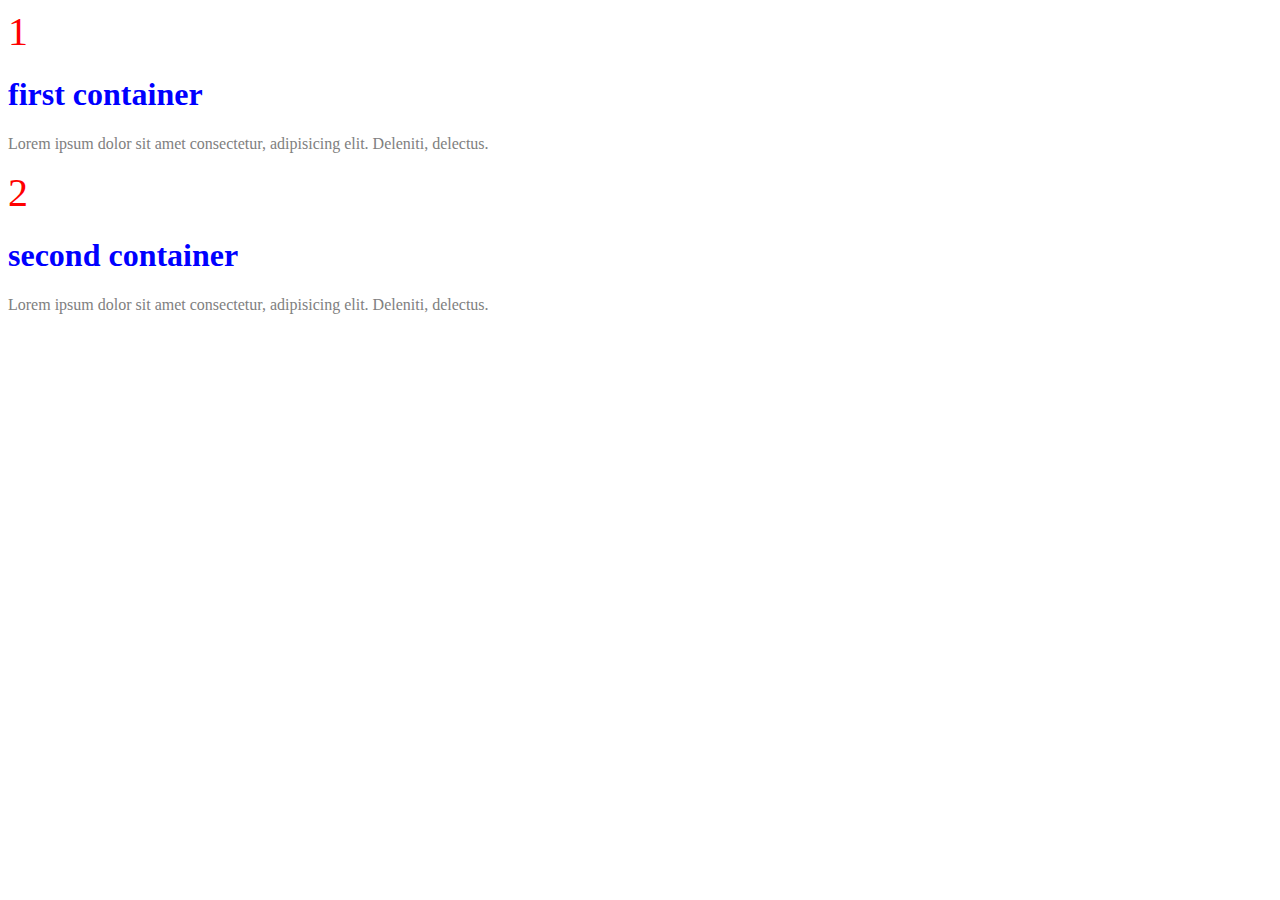
<file: fundamentals-project/index.html>
<!DOCTYPE html>
<html lang="en">
  <head>
    <meta charset="UTF-8" />
    <meta http-equiv="X-UA-Compatible" content="IE=edge" />
    <meta name="viewport" content="width=device-width, initial-scale=1.0" />
    <title>CSS Fundamentals</title>
    <link rel="stylesheet" href="./styles.css" />
  </head>
  <body>
    <div class="container">
      <span class="icon">1</span>
      <h1 id="title">first container</h1>
      <p>Lorem ipsum dolor sit amet consectetur, adipisicing elit. Deleniti, delectus.</p>
    </div>
    <div class="container">
      <span class="icon">2</span>
      <h1 id="title">second container</h1>
      <p>Lorem ipsum dolor sit amet consectetur, adipisicing elit. Deleniti, delectus.</p>
    </div>
  </body>
</html>
</file>
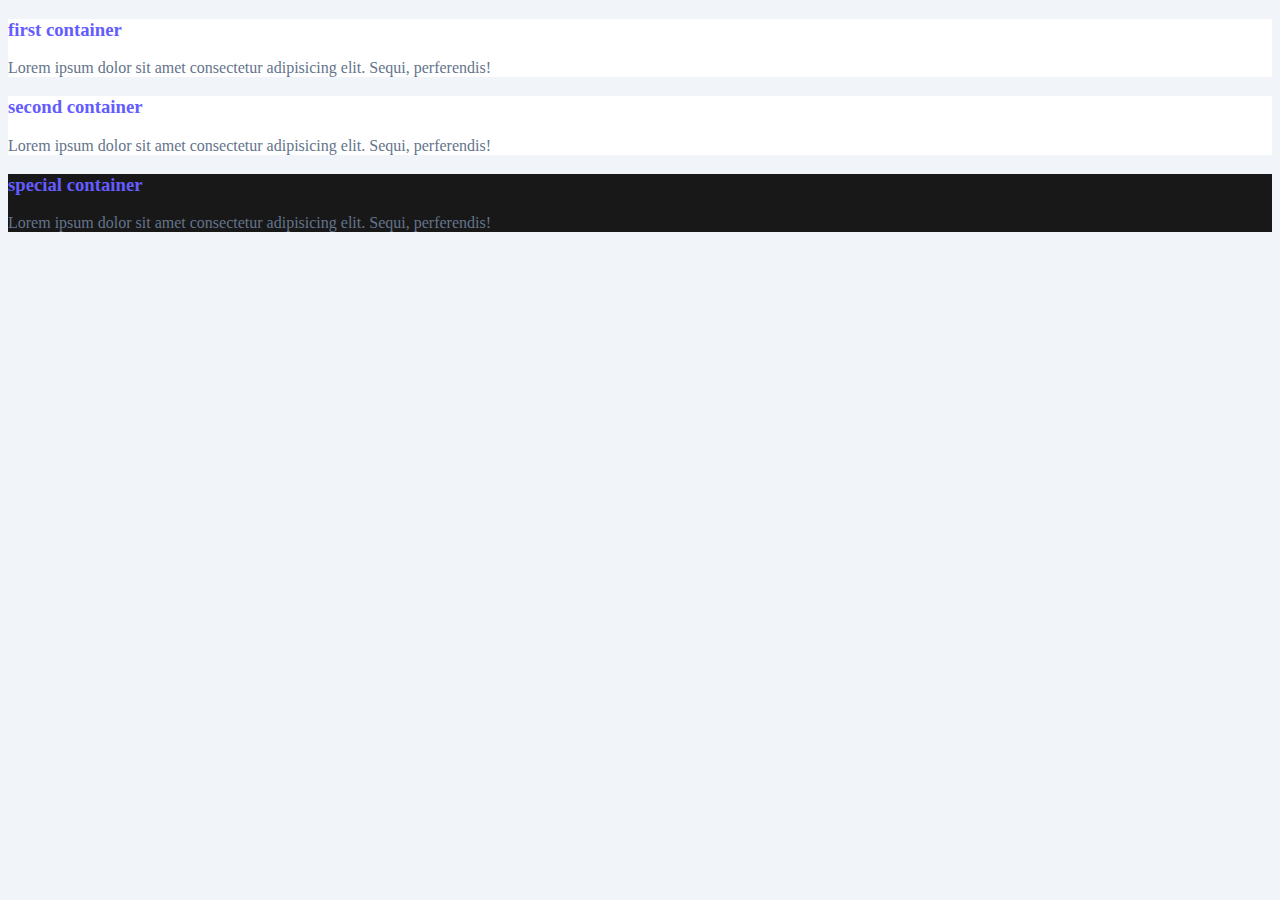
<file: projects/04-colors-project/index.html>
<!DOCTYPE html>
<html lang="en">
<head>
  <meta charset="UTF-8">
  <meta name="viewport" content="width=device-width, initial-scale=1.0">
  <title>Colors</title>
  <link rel="stylesheet" href="styles.css">
</head>
<body>
  <!-- container beginning -->
  <div class="container">
    <h3>first container</h3>
    <p>Lorem ipsum dolor sit amet consectetur adipisicing elit. Sequi, perferendis!</p>
  </div>
  <!-- container end -->
  <!-- container beginning -->
  <div class="container">
    <h3>second container</h3>
    <p>Lorem ipsum dolor sit amet consectetur adipisicing elit. Sequi, perferendis!</p>
  </div>
  <!-- container end -->
  <!-- container beginning -->
  <div class="container special-container">
    <h3>special container</h3>
    <p>Lorem ipsum dolor sit amet consectetur adipisicing elit. Sequi, perferendis!</p>
  </div>
  <!-- container end -->
</body>
</html>
</file>
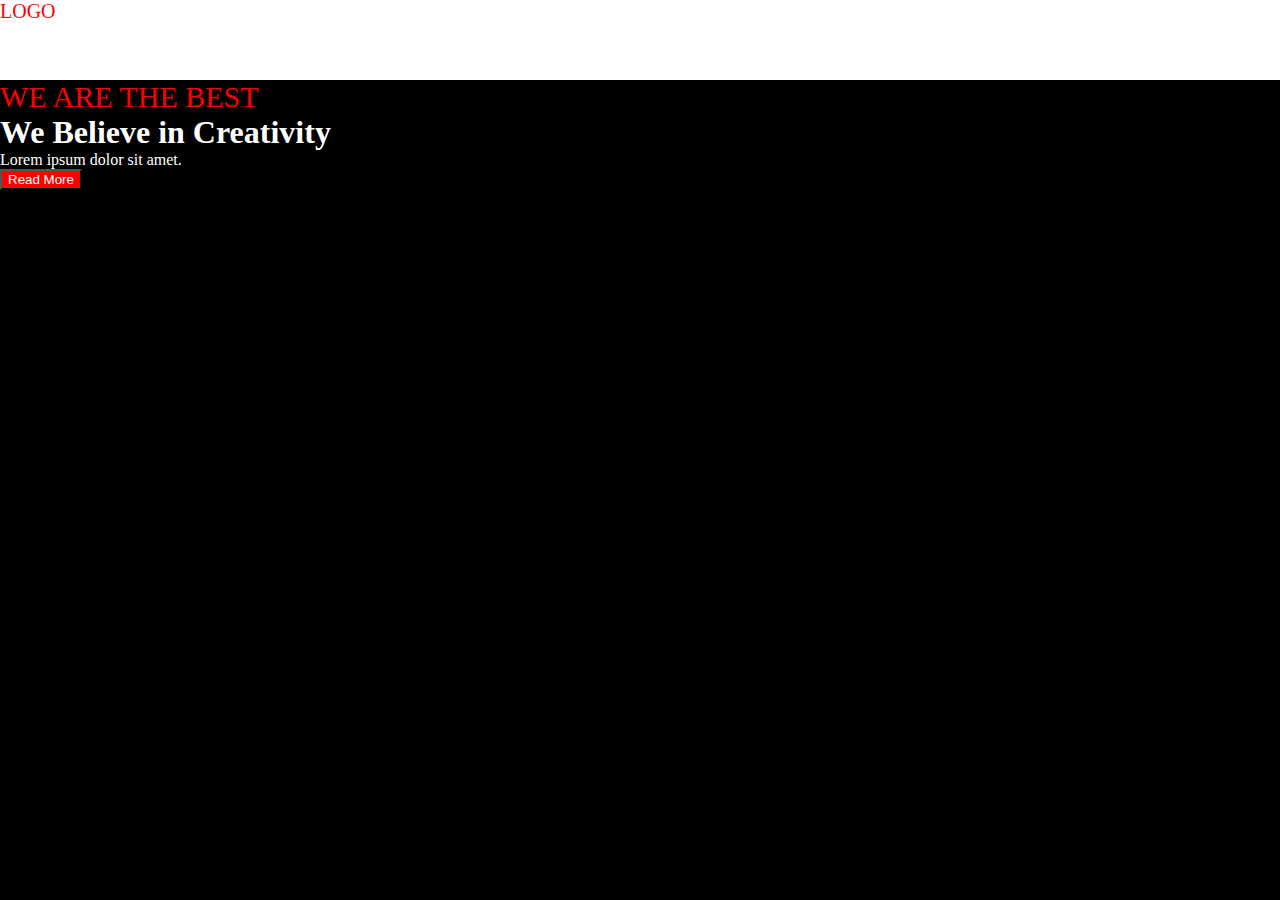
<file: projects/05-units-project/index.html>
<!DOCTYPE html>
<html lang="en">
  <head>
    <meta charset="UTF-8" />
    <meta name="viewport" content="width=device-width, initial-scale=1.0" />
    <title>Units</title>
    <link rel="stylesheet" href="styles.css" />
  </head>
  <body>
    <div class="navbar">
      <span class="logo">LOGO</span>
    </div>
    <div class="hero">
      <span>WE ARE THE BEST</span>
      <h1>We Believe in Creativity</h1>
      <p>Lorem ipsum dolor sit amet.</p>
      <button class="hero-btn">Read More</button>
    </div>
  </body>
</html>
</file>
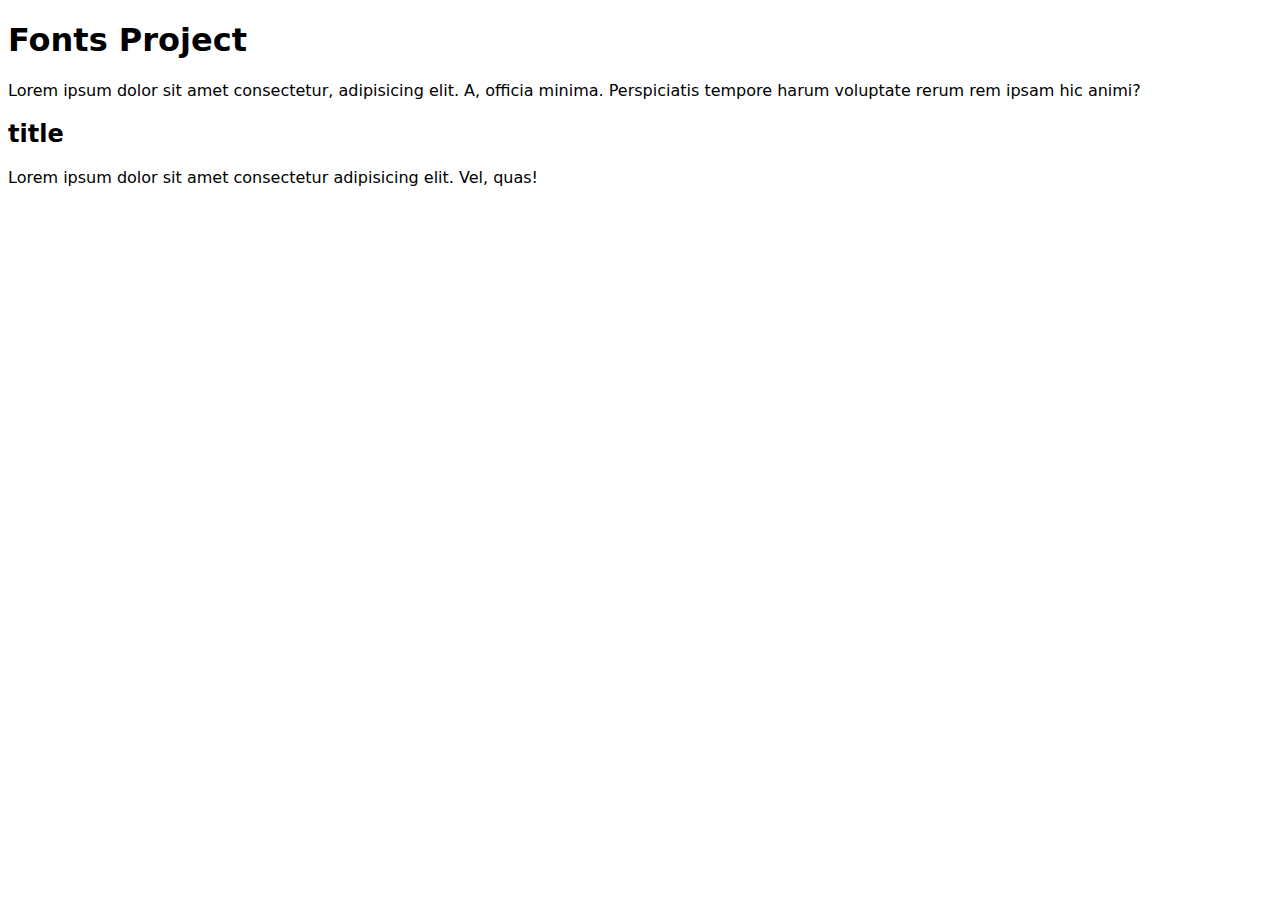
<file: projects/06-typography-project/index.html>
<!DOCTYPE html>
<html lang="en">
  <head>
    <meta charset="UTF-8" />
    <meta name="viewport" content="width=device-width, initial-scale=1.0" />
    <title>Typography Project</title>
    <link rel="stylesheet" href="styles.css" />
  </head>
  <body>
    <h1>Fonts Project</h1>
    <p>
      Lorem ipsum dolor sit amet consectetur, adipisicing elit. A, officia
      minima. Perspiciatis tempore harum voluptate rerum rem ipsam hic animi?
    </p>
    <div class="container">
      <h2>title</h2>
      <p>Lorem ipsum dolor sit amet consectetur adipisicing elit. Vel, quas!</p>
    </div>
  </body>
</html>
</file>
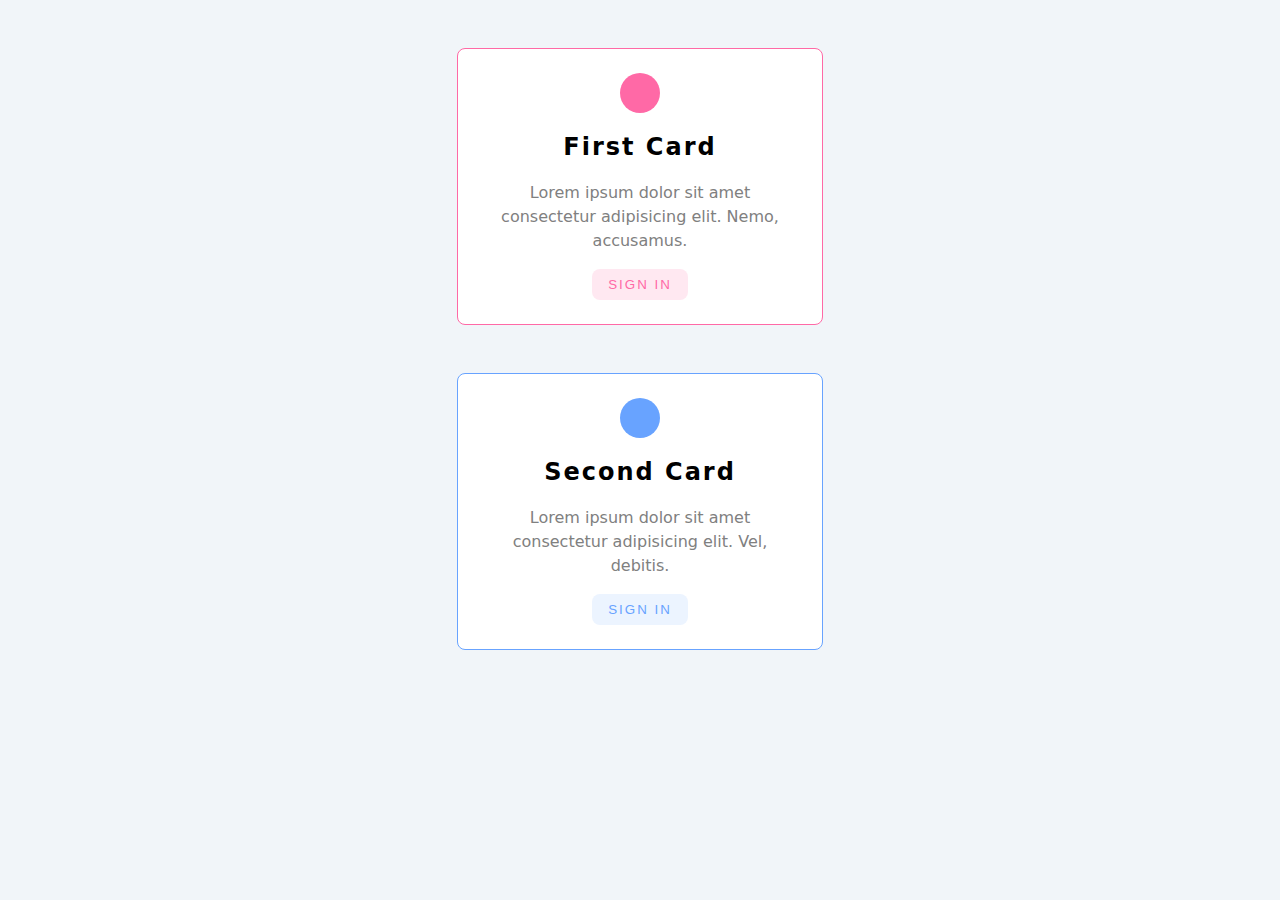
<file: projects/07-box-model-project/index.html>
<!DOCTYPE html>
<html lang="en">
<head>
  <meta charset="UTF-8">
  <meta name="viewport" content="width=device-width, initial-scale=1.0">
  <title>Box Model Project</title>
  <link rel="stylesheet" href="styles.css">
</head>
<body>
  <!-- first card -->
  <div class="card card-1">
    <div class="icon"></div>
    <h2 class="title">First Card</h2>
    <p class="text">Lorem ipsum dolor sit amet consectetur adipisicing elit. Nemo, accusamus.</p>
    <button class="btn btn-pink">Sign In</button>
  </div>
  <!-- end of first card -->
  <!-- second card -->
  <div class="card card-2">
    <div class="icon"></div>
    <h2 class="title">Second Card</h2>
    <p class="text">Lorem ipsum dolor sit amet consectetur adipisicing elit. Vel, debitis.</p>
    <button class="btn btn-blue">Sign In</button>
  </div>
  <!-- end of second card -->
</body>
</html>
</file>
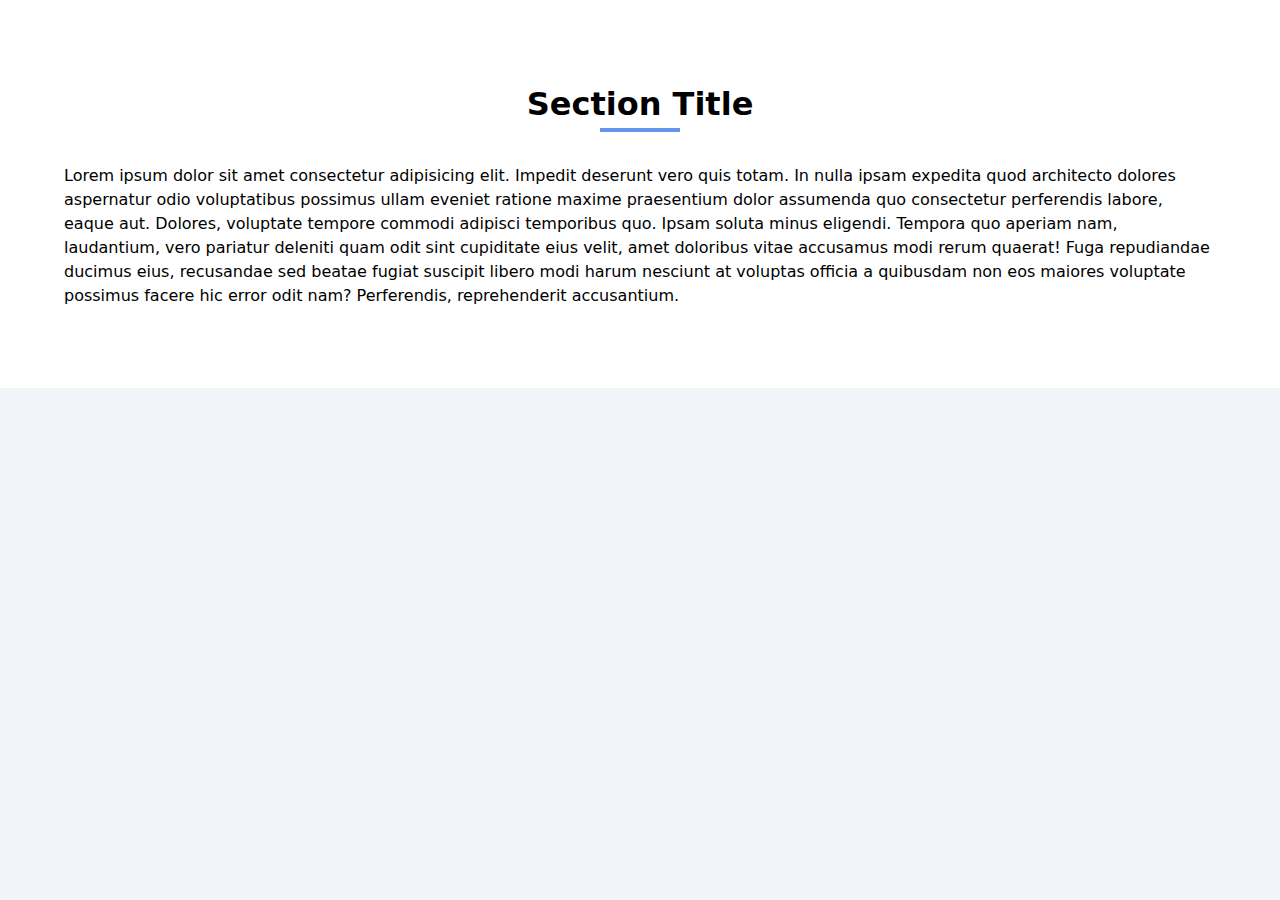
<file: projects/08-display-property-project/index.html>
<!DOCTYPE html>
<html lang="en">
  <head>
    <meta charset="UTF-8" />
    <meta name="viewport" content="width=device-width, initial-scale=1.0" />
    <title>Display Property Project</title>
    <link rel="stylesheet" href="styles.css" />
  </head>
  <body>
    <div class="section">
      <div class="section-title">
        <h1>section title</h1>
        <div class="title-underline"></div>
      </div>
      <div class="section-center">
        <p>
          Lorem ipsum dolor sit amet consectetur adipisicing elit. Impedit
          deserunt vero quis totam. In nulla ipsam expedita quod architecto
          dolores aspernatur odio voluptatibus possimus ullam eveniet ratione
          maxime praesentium dolor assumenda quo consectetur perferendis labore,
          eaque aut. Dolores, voluptate tempore commodi adipisci temporibus quo.
          Ipsam soluta minus eligendi. Tempora quo aperiam nam, laudantium, vero
          pariatur deleniti quam odit sint cupiditate eius velit, amet doloribus
          vitae accusamus modi rerum quaerat! Fuga repudiandae ducimus eius,
          recusandae sed beatae fugiat suscipit libero modi harum nesciunt at
          voluptas officia a quibusdam non eos maiores voluptate possimus facere
          hic error odit nam? Perferendis, reprehenderit accusantium.
        </p>
      </div>
    </div>
  </body>
</html>
</file>
<file: fundamentals-project/styles.css>
.icon {
  color: red;
  font-size: 40px;
}

#title {
  color: blue;
}

.container p {
  color: gray;
}
</file>
<file: projects/04-colors-project/styles.css>
body {
  background: #f1f5f9;
}

.container {
  background: #fff;
}

h3 {
  color: #645cff;
}

p {
  color: #64748b;
}

.special-container {
  background: rgba(0, 0, 0, 0.9);
}
</file>
<file: projects/05-units-project/styles.css>
* {
  margin: 0;
}

.navbar {
  height: 5rem;
  background: white;
}

.logo {
  font-size: 20px;
  color: red;
}

.hero {
  color: white;
  background: black;
  min-height: calc(100vh - 5rem);
}

.hero span {
  color: red;
  font-size: 30px;
}

.hero-btn {
  background: red;
  color: white;
}
</file>
<file: projects/06-typography-project/styles.css>
/* Google Fonts */
@import url('https://fonts.googleapis.com/css2?family=Noto+Serif&family=Tektur&display=swap');

/* body {
  font-family: 'Noto Serif', serif;
}

h1, h2{
  font-family: 'Tektur', cursive;
} */

body{
  font-family: system-ui, -apple-system, BlinkMacSystemFont, 'Segoe UI', Roboto, Oxygen, Ubuntu, Cantarell, 'Open Sans', 'Helvetica Neue', sans-serif;
}
</file>
<file: projects/07-box-model-project/styles.css>
/* 
light grey #f1f5f9
white #fff
light pink #ffe8f1
dark pink #ff69a6
light blue #ecf4ff
dark blue #68a3ff 
*/

body {
  font-family: system-ui, -apple-system, BlinkMacSystemFont, 'Segoe UI', Roboto,
    Oxygen, Ubuntu, Cantarell, 'Open Sans', 'Helvetica Neue', sans-serif;
  background: #f1f5f9;
}

.card {
  background: #fff;
  padding: 1.5rem 2rem;
  text-align: center;
  max-width: 300px;
  margin: 3rem;
  border-radius: 0.5rem;
  border: 1px solid transparent;
  margin: 3rem auto;
}

.card-1 {
  border-color: #ff69a6;
}

.icon {
  width: 40px;
  height: 40px;
  border-radius: 50%;
  margin: 0 auto;
}

.card-1 .icon {
  background: #ff69a6;
}

.title {
  text-transform: capitalize;
  letter-spacing: 2px;
}

.text {
  line-height: 1.5;
  color: grey;
}

.btn {
  text-transform: uppercase;
  border: transparent;
  border-radius: 0.5rem;
  padding: 0.5rem 1rem;
  letter-spacing: 2px;
}

.btn-pink {
  background: #ffe8f1;
  color: #ff69a6;
}

.card-2 {
  border-color: #68a3ff;
}

.card-2 .icon {
  background: #68a3ff;
}

.btn-blue {
  background: #ecf4ff;
  color: #68a3ff;
}
</file>
<file: projects/08-display-property-project/styles.css>
* {
  margin: 0;
}

body {
  font-family: system-ui, -apple-system, BlinkMacSystemFont, 'Segoe UI', Roboto,
    Oxygen, Ubuntu, Cantarell, 'Open Sans', 'Helvetica Neue', sans-serif;
  background: #f1f5f9;
  line-height: 1.5;
}

.section {
  padding: 5rem 0;
  background: #fff;
}

.section-title {
  text-align: center;
  text-transform: capitalize;
}

.title-underline {
  height: 0.25rem;
  width: 5rem;
  background: cornflowerblue;
  margin: 0 auto;
  margin-bottom: 2rem;
}

.section-center {
  margin: 0 auto;
  width: 90vw;
  max-width: 1170px;
}
</file>
